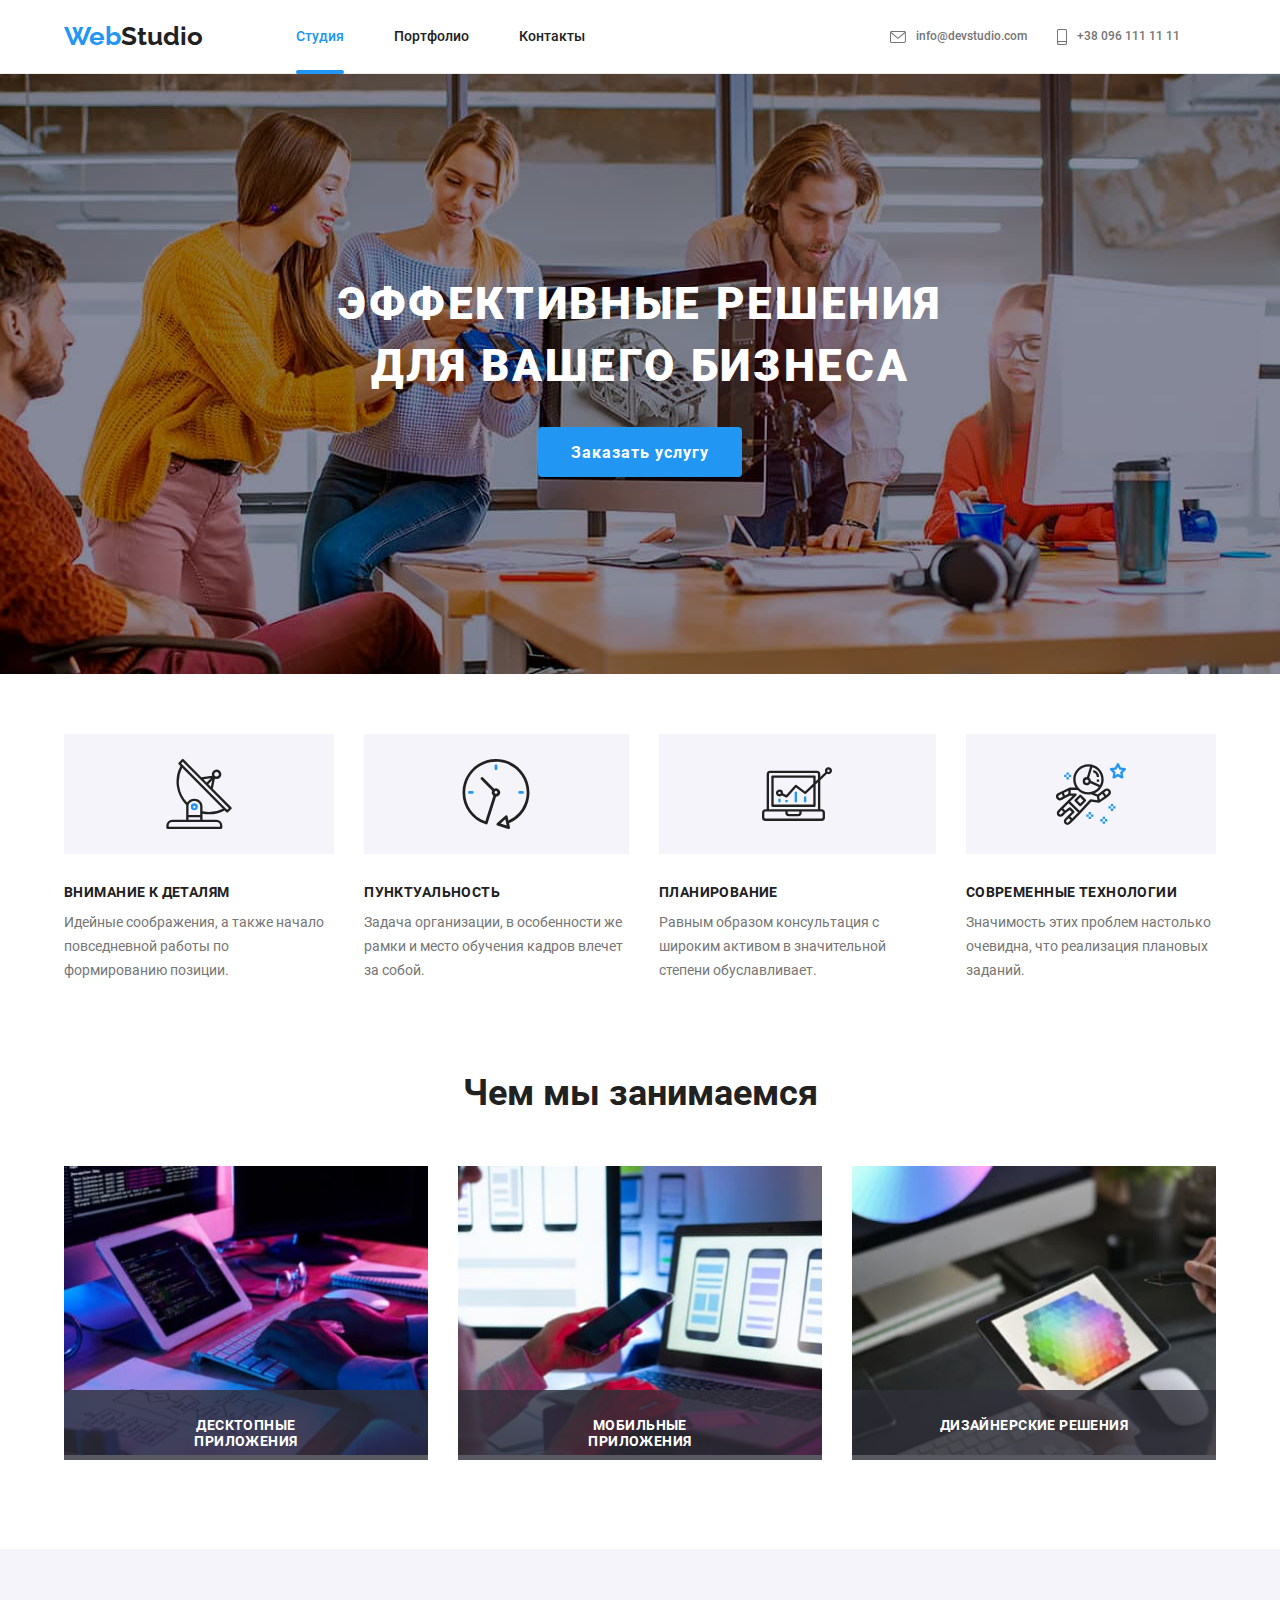
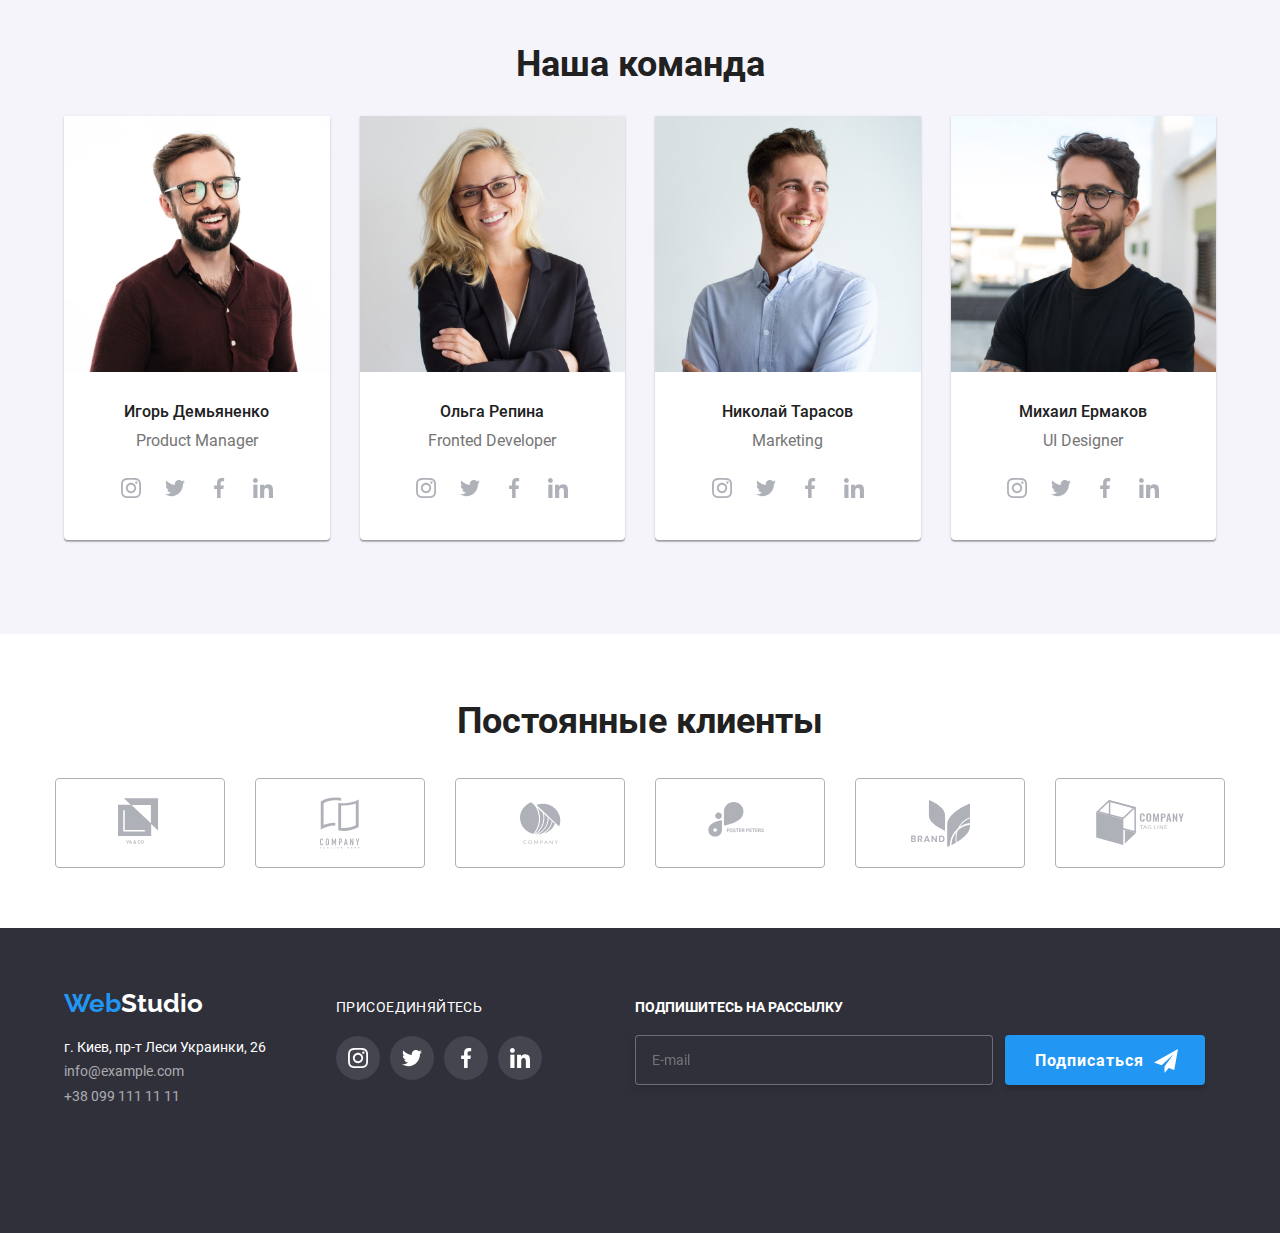
<file: index.html>
<!DOCTYPE html>
<html lang="ru">
  <head>
    <meta charset="UTF-8" />
    <meta name="viewport" content="width=device-width, initial-scale=1.0" />
    <title>WebStudio</title>
    <link rel="stylesheet" href="./css/main.min.css"/>
  </head>
  <body class="page">
      <!-- Page Header -->
      <header class="page__header" data-contact>
        <!-- Navigation -->
        <div class="container">
              <nav class="navigation">
                <a href="./" class="webstudio">
                  <p class="webstudio__text">
                    <span class="webstudio__web-color">Web</span><span class="webstudio__studio-color">Studio</span>
                  </p>
                </a>
                
                <button type="button" 
                class="menu__button" 
                aria-expanded="false" 
                aria-controls="menu__container"
                data-menu-button>
                  <svg class="menu__burger" aria-label="Переключатель мобильного меню">
                    <use class="icon__close" href="./img/burger-menu.svg#icon-close_24px"></use>
                    <use class="icon__menu " href="./img/burger-menu.svg#icon-menu_24px"></use>
                  </svg>
                </button>
                
                <div class="menu__container" id="menu__container" data-menu>
                  
                  <!-- Menu -->
                  <ul class="menu">
                    <li class="menu__item"><a href="./index.html" class="menu__link link current">Студия</a></li>
                    <li class="menu__item"><a href="./portfolio.html" class="menu__link link">Портфолио</a></li>
                    <li class="menu__item"><a href="/" class="menu__link link">Контакты</a></li>
                  </ul>

                  <!-- Contacts  -->
                  <ul class="contacts">
                   <li class="contacts__item">
                      <a href="mailto:info@devstudio.com" class="contacts__link link">
                        <svg class="contacts__icon icon--envelope">
                          <use href="./img/sprite.svg#icon-envelope"></use>
                       </svg>
                        info@devstudio.com
                      </a>
                    </li>
                    <li class="contacts__item">
                     <a href="callto:+380961111111" class="contacts__link link">
                        <svg class="contacts__icon icon--smartphone">
                         <use href="./img/sprite.svg#icon-smartphone"></use>
                        </svg>
                        +38 096 111 11 11
                      </a>
                    </li>
                  </ul>
                </div>
              </nav> 
        </div> 
      </header>

    <main>
      <!-- Block Hero -->
      <section class="hero">
          <div class="hero__overlay">
                <h1 class="hero__title">
                  Эффективные решения <br />
                  для вашего бизнеса
                </h1>
                <div class="hero__button">
                  <button class="button hero--button" data-modal-open>Заказать услугу</button>
                </div>
        </div>
           
      </section>

      <!-- Work Features -->
      <section class="feauters">
        <div class="container"> 
          <!-- <h2 class="features">Особенности</h2> -->
          <ul class="features__list list">
            <li class="feature__item feature__item--antenna">
                <h3 class="feature__name">Внимание к деталям</h3>
                <p class="feature__text">
                  Идейные соображения, а также начало повседневной работы по
                  формированию позиции.
                </p>
            </li>

            <li class="feature__item feature__item--clock">
                <h3 class="feature__name">Пунктуальность</h3>
                <p class="feature__text">
                    Задача организации, в особенности же рамки и место обучения кадров
                    влечет за собой.
                </p>
            </li>

            <li class="feature__item feature__item--diagram">
                <h3 class="feature__name">Планирование</h3>
                <p class="feature__text">
                  Равным образом консультация с широким активом в значительной
                  степени обуславливает.
                </p>
            </li>

            <li class="feature__item feature__item--astronaut">
                <h3 class="feature__name">Современные технологии</h3>
                <p class="feature__text">
                  Значимость этих проблем настолько очевидна, что реализация
                  плановых заданий.
                </p>
            </li>
          </ul>
        </div>
      </section>

      <!-- What We Do -->
      <section class="doings">
          <div class="container">
            <h2 class="doings__title">Чем мы занимаемся</h2>
            <ul class="doings__list list">
              <li class="doings__item">
                <div class="doings__thumb relative">
                  <img class="img" src="./img/feature-laptop.jpg" srcset="./img/feature-laptop.jpg 1x, ./img/feature-laptop@2x.jpg 2x" alt="laptop"/>
                  <p class="doings__text absolute">Десктопные приложения</p>
                </div>
              </li>

              <li class="doings__item">
                <div class="doings__thumb relative">
                  <img class="img" src="./img/feature-phone.jpg" srcset="./img/feature-phone.jpg 1x, ./img/feature-phone@2x.jpg 2x" alt="smartphone"/>
                  <p class="doings__text absolute">Мобильные приложения</p>
                </div>
              </li>

              <li class="doings__item">
                <div class="doings__thumb relative">
                  <img class="img" src="./img/feature-tablet.jpg" srcset="./img/feature-tablet.jpg 1x, ./img/feature-tablet@2x.jpg 2x" alt="tablet"/>
                  <p class="doings__text absolute">Дизайнерские решения</p>
                </div>  
              </li>
            </ul>
        </div>
      </section>

      <!-- Our Team -->
      <section class="team">
            <div class="container">
                <h2 class="team__title">Наша команда</h2>
                <ul class="team__list list">
                  <li class="team__item">
                    <img src="./img/member1.jpg" alt="Product Designer" srcset="./img/member1.jpg 1x, ./img/member1@2x.jpg 2x" width="450"/>
                    <h3 class="team__member">Игорь Демьяненко</h3>
                    <p class="team__text">Product Manager</p>
                    <ul class="icon-list list">
                      <li class="icon__item">
                        <a class="icon__link" href="https://instagram.com"> 
                          <svg class="social__icon">
                            <use href="./img/sprite.svg#icon-instagram"></use>
                          </svg>
                        </a>
                      </li>
                      <li class="icon__item">
                        <a class="icon__link" href="https://twitter.com">
                          <svg class="social__icon">
                            <use href="./img/sprite.svg#icon-twitter"></use>
                          </svg>
                        </a>
                      </li>
                      <li class="icon__item">
                        <a class="icon__link" href="https://facebook.com">
                          <svg class="social__icon">
                            <use href="./img/sprite.svg#icon-facebook"></use>
                          </svg>
                        </a>
                      </li>
                      <li class="icon__item">
                        <a class="icon__link" href="https://linkedin">
                          <svg class="social__icon">
                            <use href="./img/sprite.svg#icon-linkedin"></use>
                          </svg>
                        </a>
                      </li>
                    </ul>
                  </li>

                  <li class="team__item">
                    <img src="./img/member2.jpg" alt="Frontend Developer" srcset="./img/member2.jpg 1x, ./img/member2@2x.jpg 2x" width="450"/>
                    <h3 class="team__member">Ольга Репина</h3>
                    <p class="team__text">Fronted Developer</p>
                    <ul class="icon-list list">
                      <li class="icon__item">
                        <a class="icon__link" href="https://instagram.com"> 
                          <svg class="social__icon">
                            <use href="./img/sprite.svg#icon-instagram"></use>
                          </svg>
                        </a>
                      </li>
                      <li class="icon__item">
                        <a class="icon__link" href="https://twitter.com">
                          <svg class="social__icon">
                            <use href="./img/sprite.svg#icon-twitter"></use>
                          </svg>
                        </a>
                      </li>
                      <li class="icon__item">
                        <a class="icon__link" href="https://facebook.com">
                          <svg class="social__icon">
                            <use href="./img/sprite.svg#icon-facebook"></use>
                          </svg>
                        </a>
                      </li>
                      <li class="icon__item">
                        <a class="icon__link" href="https://linkedin">
                          <svg class="social__icon">
                            <use href="./img/sprite.svg#icon-linkedin"></use>
                          </svg>
                        </a>
                      </li>
                    </ul>
                  </li>

                  <li class="team__item">
                    <img src="./img/member3.jpg" alt="Marketing" srcset="./img/member3.jpg 1x, ./img/member3@2x.jpg 2x" width="450"/>
                    <h3 class="team__member">Николай Тарасов</h3>
                    <p class="team__text">Marketing</p>
                    <ul class="icon-list list">
                      <li class="icon__item">
                        <a class="icon__link" href="https://instagram.com"> 
                          <svg class="social__icon">
                            <use href="./img/sprite.svg#icon-instagram"></use>
                          </svg>
                        </a>
                      </li>
                      <li class="icon__item">
                        <a class="icon__link" href="https://twitter.com">
                          <svg class="social__icon">
                            <use href="./img/sprite.svg#icon-twitter"></use>
                          </svg>
                        </a>
                      </li>
                      <li class="icon__item">
                        <a class="icon__link" href="https://facebook.com">
                          <svg class="social__icon">
                            <use href="./img/sprite.svg#icon-facebook"></use>
                          </svg>
                        </a>
                      </li>
                      <li class="icon__item">
                        <a class="icon__link" href="https://linkedin">
                          <svg class="social__icon">
                            <use href="./img/sprite.svg#icon-linkedin"></use>
                          </svg>
                        </a>
                      </li>
                    </ul>
                  </li>

                  <li class="team__item">
                      <img src="./img/member4.jpg" alt="UI Designer" srcset="./img/member4.jpg 1x, ./img/member4@2x.jpg 2x" width="450"/>
                      <h3 class="team__member">Михаил Ермаков</h3>
                      <p class="team__text">UI Designer</p>
                      <ul class="icon-list list">
                          <li class="icon__item">
                            <a class="icon__link" href="https://instagram.com"> 
                              <svg class="social__icon">
                                <use href="./img/sprite.svg#icon-instagram"></use>
                              </svg>
                            </a>
                          </li>
                          <li class="icon__item">
                            <a class="icon__link" href="https://twitter.com">
                              <svg class="social__icon">
                                <use href="./img/sprite.svg#icon-twitter"></use>
                              </svg>
                            </a>
                          </li>
                          <li class="icon__item">
                            <a class="icon__link" href="https://facebook.com">
                              <svg class="social__icon">
                                <use href="./img/sprite.svg#icon-facebook"></use>
                              </svg>
                            </a>
                          </li>
                          <li class="icon__item">
                            <a class="icon__link" href="https://linkedin">
                              <svg class="social__icon">
                                <use href="./img/sprite.svg#icon-linkedin"></use>
                              </svg>
                            </a>
                          </li>
                      </ul>
                  </li>
                </ul> 
          </div>

      </section>

      <!-- Loyal Clients -->
      <section class="clients">
            <div class="container"> 
              <h2 class="clients__title">Постоянные клиенты</h2>
              <ul class="clients__list list">

                <li class="clients__item">
                  <a class="clients__link" href="/">
                    <svg class="clients__icon clients__icon--one">
                      <use href="./img/sprite.svg#icon-company1"></use>
                    </svg>
                  </a>
                </li>

                <li class="clients__item">
                  <a class="clients__link" href="/">
                    <svg class="clients__icon clients__icon--two">
                      <use href="./img/sprite.svg#icon-company2"></use>
                    </svg>
                  </a>
                </li>
                
                <li class="clients__item">
                  <a class="clients__link" href="/">
                    <svg class="clients__icon clients__icon--three">
                      <use href="./img/sprite.svg#icon-company3"></use>
                    </svg>
                  </a>
                </li>

                <li class="clients__item">
                  <a class="clients__link" href="/">
                    <svg class="clients__icon clients__icon--four">
                      <use href="./img/sprite.svg#icon-company4"></use>
                    </svg>
                  </a>
                </li>

                <li class="clients__item">
                  <a class="clients__link" href="/">
                    <svg class="clients__icon clients__icon--five">
                      <use href="./img/sprite.svg#icon-company5"></use>
                    </svg>
                  </a>
                </li>

                <li class="clients__item">
                  <a class="clients__link" href="/">
                    <svg class="clients__icon clients__icon--six">
                      <use href="./img/sprite.svg#icon-company6"></use>
                    </svg>
                  </a>
                </li>
              </ul>
            </div>
      </section>
    </main>

    <!-- Page Footer -->
      <footer class="page__footer">
        <div class="container footer--container">
            <div class="address">
              <!-- Logo -->
                <a href="/" class="webstudio webstudio--footer">
                  <p class="webstudio__text"> 
                    <span class="webstudio__web-color">Web</span><span class="webstudio__studio-color studio--footer">Studio</span>
                  </p> 
                </a>
                <!-- Address -->
                <address class="address__points">
                    <p class="address__map">г. Киев, пр-т Леси Украинки, 26</p> 
                    <a href="mailto:info@example.com" class="address__link link">info@example.com</a> 
                    <a href="tel:+380991111111" class="address__link link">+38 099 111 11 11</a> 
                </address>
            </div>

            <div class="join">
              <p class="join__title">Присоединяйтесь</p>
              <ul class="join__list list">
                <li class="join__item">
                  <a class="join__link" href="https://instagram.com">
                    <svg class="join__icon">
                      <use href="./img/sprite.svg#icon-instagram"></use>
                    </svg>
                  </a>
                </li>
                <li class="join__item">
                  <a class="join__link" href="https://twitter.com">
                    <svg class="join__icon">
                      <use href="./img/sprite.svg#icon-twitter"></use>
                    </svg>
                  </a>
                </li>
                <li class="join__item">
                  <a class="join__link" href="https://facebook.com">
                    <svg class="join__icon">
                      <use href="./img/sprite.svg#icon-facebook"></use>
                    </svg>
                  </a>
                </li>
                <li class="join__item">
                  <a class="join__link" href="https://linkedin">
                    <svg class="join__icon">
                      <use href="./img/sprite.svg#icon-linkedin"></use>
                    </svg>
                  </a>
                </li>
              </ul>
            </div>

          
            <div class="signup">
              <b class="signup__title"> Подпишитесь на рассылку </b>  
               <form class="signup__form"> 
                  <input class="signup__email" type="email" name="email" id="email-footer" placeholder="E-mail">
                  <button class="button signup--button relative" type="button">Подписаться
                      <svg class="signup__icon absolute">
                        <use href="./img/signup-icon.svg#icon-icon-send"></use>
                      </svg>
                  </button>
              </form>
            </div>
        </div>   
      </footer>

    <!-- Modal Window -->
      <div class="backdrop is-hidden" data-modal>
        <div class="modal absolute">
          <button type="submit" class="modal__button" data-modal-close>
            <svg class="modal__close" >
              <use href="./img/close-button.svg#icon-Vector"></use>
            </svg>
          </button>

          <p class="modal__text">Оставьте свои данные, мы вам перезвоним</p>

          <form autocomplete="off" class="form" action="/" method="post" >
            
            <label class="form__label" for="name">Имя</label>  
              <div class="relative">
                <input class="form__input" type="text" name="name" id="name" autocomplete="off" />
                  <svg class="form__icon absolute">
                   <use href="./img/sprite-modal.svg#icon-name"></use>
                    </svg>
              </div>  
             
            <label class="form__label" for="telephone">Телефон </label>
              <div class="relative">
                <input class="form__input" type="tel" name="telephone" id="telephone" autocomplete="off"/>
                  <svg class="form__icon absolute">
                    <use href="./img/sprite-modal.svg#icon-tel"></use>
                  </svg>
              </div>
           
            <label class="form__label" for="email">Почта</label>
              <div class="relative">
                <input class="form__input" type="email" name="email" id="email" autocomplete="off"/>
                  <svg class="form__icon absolute">
                    <use href="./img/sprite-modal.svg#icon-mail"></use>
                  </svg>
              </div>
        
            <label class="form__label" for="comment">Комментарий</label>
            <textarea name="comment" id="comment" rows="5" cols="45" placeholder=" Оставьте комментарий" autocomplete="off"></textarea>
           
           
            
            <div class="policy">
              <input class="checkbox" type="checkbox" id="checkbox"/>
              <label class="policy__checkbox checkbox--custom" for="checkbox">Соглашаюсь с рассылкой и принимаю <a href="./" class="checkbox__link">Условия договора</a></label>
            </div>

            <div class="form__button">
              <button type="submit" class="button sent--modal">Отправить</button>
            </div>
          </form>
        </div>
      </div> 
    
    <script src="./js/script.js"></script>
    <script src="./js/menu.js"></script>
  </body>
</html>
</file>
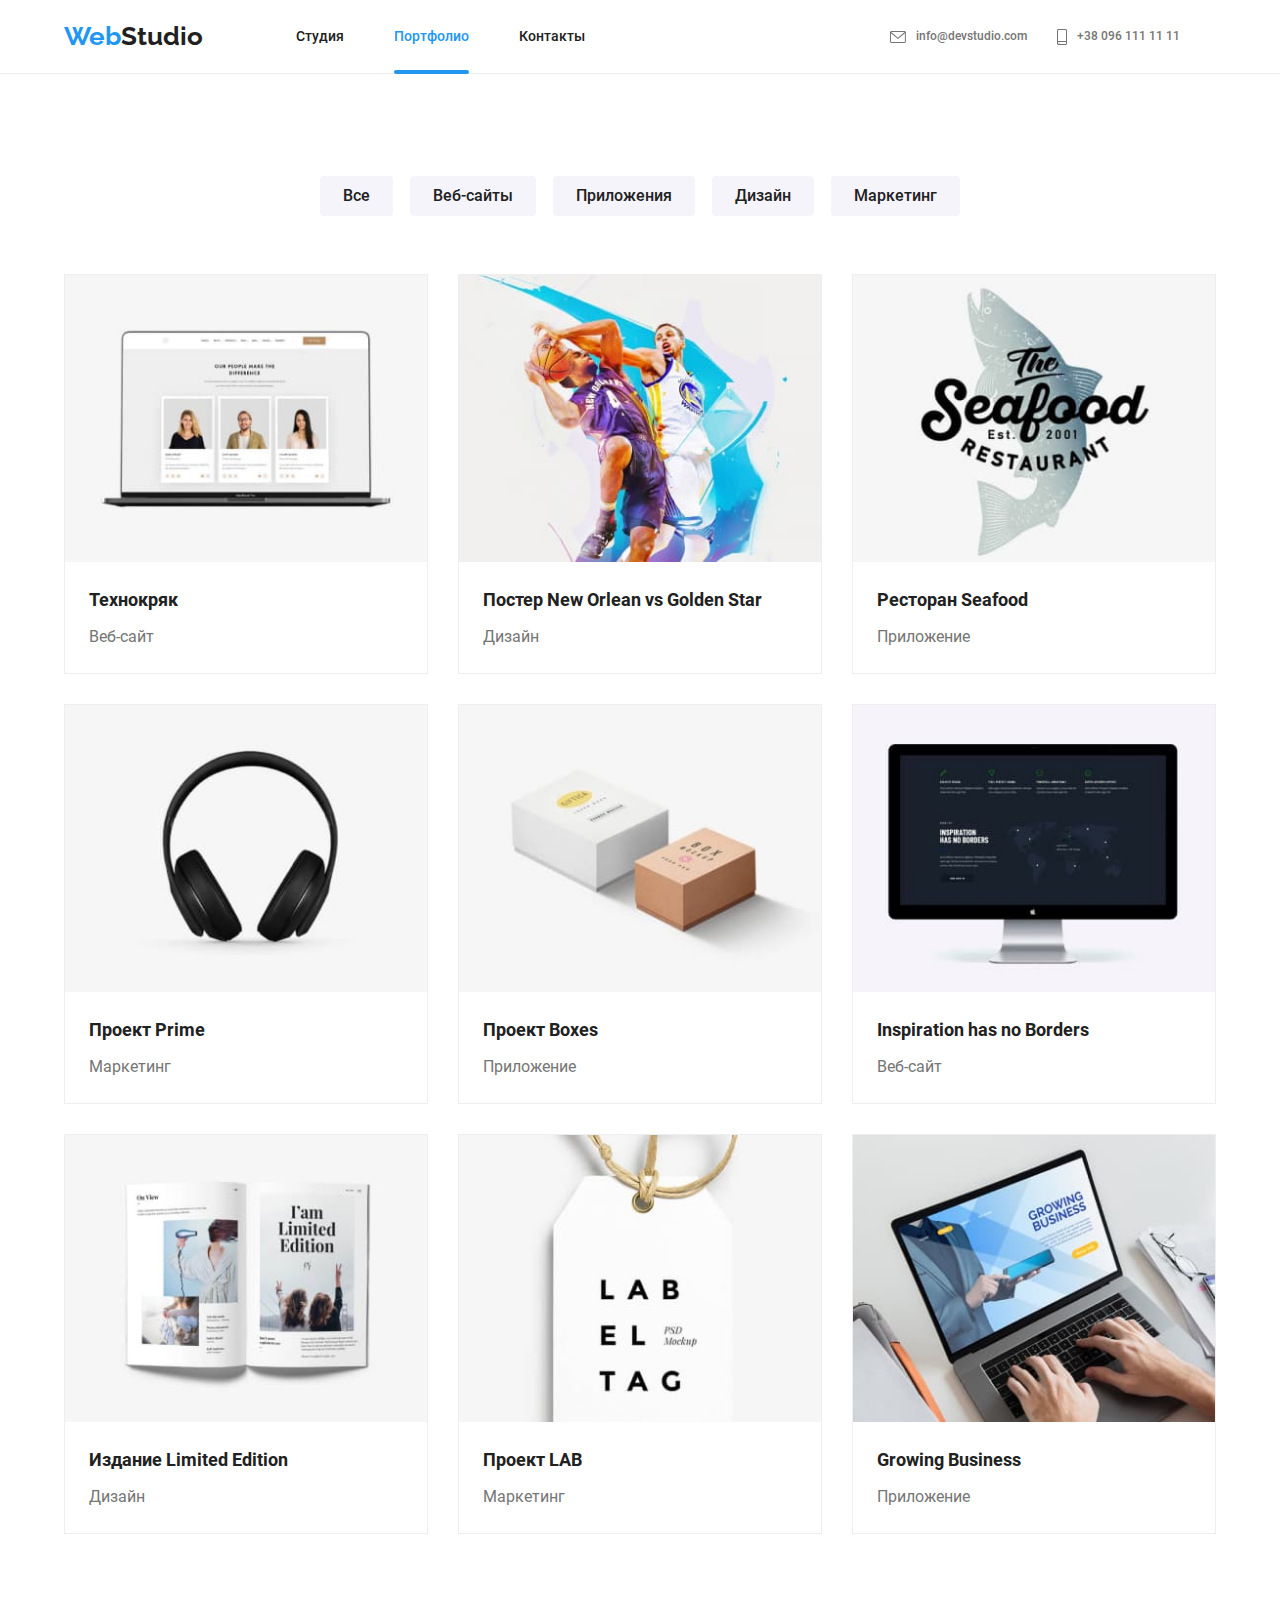
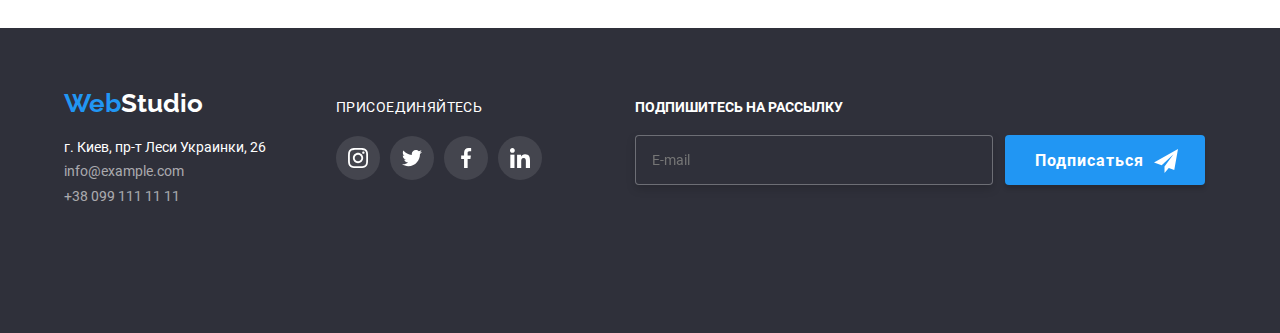
<file: portfolio.html>
<!DOCTYPE html>
<html lang="ru">
  <head>
    <meta charset="UTF-8" />
    <meta name="viewport" content="width=device-width, initial-scale=1.0" />
    <title>Portfolio</title>
    <!-- <link href="https://fonts.googleapis.com/css2?family=Raleway:wght@700&family=Roboto:wght@400;500;700;900&display=swap" rel="stylesheet"> -->
    <link rel="stylesheet" href="./css/main.min.css"/>
  </head>
  <body>
      <!-- Page Header -->
      <header class="page__header">
        <!-- Navigation -->
        <div class="container">
              <nav class="navigation">
                <a href="./" class="webstudio">
                  <p class="webstudio__text">
                    <span class="webstudio__web-color">Web</span><span class="webstudio__studio-color">Studio</span>
                  </p>
                </a>
                
                <button type="button" 
                class="menu__button" 
                aria-expanded="false" 
                aria-controls="menu__container"
                data-menu-button>
                  <svg class="menu__burger" aria-label="Переключатель мобильного меню">
                    <use class="icon__close" href="./img/burger-menu.svg#icon-close_24px"></use>
                    <use class="icon__menu " href="./img/burger-menu.svg#icon-menu_24px"></use>
                  </svg>
                </button>
                
                <div class="menu__container" id="menu__container" data-menu>
                  
                  <ul class="menu">
                    <li class="menu__item"><a href="./index.html" class="menu__link link">Студия</a></li>
                    <li class="menu__item"><a href="./portfolio.html" class="menu__link link current">Портфолио</a></li>
                    <li class="menu__item"><a href="/" class="menu__link link">Контакты</a></li>
                  </ul>

                  <!-- Contacts  -->
                  <ul class="contacts">
                   <li class="contacts__item">
                      <a href="mailto:info@devstudio.com" class="contacts__link link">
                        <svg class="contacts__icon icon--envelope">
                          <use href="./img/sprite.svg#icon-envelope"></use>
                       </svg>
                        info@devstudio.com
                      </a>
                    </li>
                    <li class="contacts__item">
                     <a href="callto:+380961111111" class="contacts__link link">
                        <svg class="contacts__icon icon--smartphone">
                         <use href="./img/sprite.svg#icon-smartphone"></use>
                        </svg>
                        +38 096 111 11 11
                      </a>
                    </li>
                  </ul>
                </div>
              </nav> 
        </div> 
      </header>

    <!-- Main Section -->
    <main>

        <!-- <h1 class="examples-title">Work Examples</h1> -->
        <div class="container buttons--container flexbox">
            <!-- Buttons -->
            <ul class="buttons__list list">
                <li class="buttons__item"> <button type="button" class="button button--portfolio">Все</button> </li>
                <li class="buttons__item"> <button type="button" class="button button--portfolio">Веб-сайты</button> </li>
                <li class="buttons__item"> <button type="button" class="button button--portfolio">Приложения</button> </li>
                <li class="buttons__item"> <button type="button" class="button button--portfolio">Дизайн</button> </li>
                <li class="buttons__item"> <button type="button" class="button button--portfolio">Маркетинг</button> </li>
            </ul>
        </div>

        <!-- Examples -->
        <div class="container examples flexbox">
            <ul class="grid list">
                <li class="grid__item">
                  <div class="product">
                    <a href="/" class="product__link">
                        <div class="product__thumb relative">
                          <img class="img" src="./img/technocrack.jpg" srcset="./img/technocrack.jpg 1x, ./img/technocrack@2x.jpg 2x" alt="laptop"  width="450"/>
                          <p class="product__text absolute">Технокряк это современная площадка распространения коронавируса. Компании используют эту платформу для цифрового шпионажа и атак на защищённые сервера конкурентов</p>
                        </div>
                        <div class="product__textbox">
                          <h2 class="product__title">Технокряк</h2>
                          <p class="product__form">Веб-сайт</p>
                        </div>
                    </a>
                  </div>  
                </li>
                <li class="grid__item">
                  <div class="product">
                    <a href="/" class="product__link">
                      <div class="product__thumb relative">
                        <img class="img" src="./img/basketball.jpg" srcset="./img/basketball.jpg 1x, ./img/basketball@2x.jpg 2x" alt="people-playing-basketball" width="450"/>
                        <p class="product__text absolute">Технокряк это современная площадка распространения коронавируса. Компании используют эту платформу для цифрового шпионажа и атак на защищённые сервера конкурентов</p>
                      </div>
                      <div class="product__textbox"> 
                        <h2 class="product__title">Постер New Orlean vs Golden Star</h2>
                        <p class="product__form">Дизайн</p>
                      </div>   
                    </a>
                  </div>
                </li>
                <li class="grid__item">
                  <div class="product">
                    <a href="/" class="product__link">
                      <div class="product__thumb relative">
                        <img class="img" src="./img/seafood.jpg" srcset="./img/seafood.jpg 1x, ./img/seafood@2x.jpg 2x" alt="restaurant-logo" width="450"/>
                        <p class="product__text absolute">Технокряк это современная площадка распространения коронавируса. Компании используют эту платформу для цифрового шпионажа и атак на защищённые сервера конкурентов</p>
                      </div>
                      <div class="product__textbox">
                        <h2 class="product__title">Ресторан Seafood</h2>
                        <p class="product__form">Приложение</p>
                      </div>  
                    </a>
                  </div>  
                </li>
                <li class="grid__item">
                  <div class="product">
                    <a href="/" class="product__link">
                      <div class="product__thumb relative">
                        <img class="img" src="./img/headphones.jpg" srcset="./img/headphones.jpg 1x, ./img/headphones@2x.jpg 2x" alt="headphones" width="450"/>
                        <p class="product__text absolute">Технокряк это современная площадка распространения коронавируса. Компании используют эту платформу для цифрового шпионажа и атак на защищённые сервера конкурентов</p>
                      </div>
                      <div class="product__textbox">
                        <h2 class="product__title">Проект Prime</h2>
                        <p class="product__form">Маркетинг</p>
                      </div>  
                    </a>
                  </div>  
                </li>
                <li class="grid__item">
                  <div class="product">
                    <a href="/" class="product__link">
                      <div class="product__thumb relative">
                        <img class="img" src="./img/boxes.jpg" srcset="./img/boxes.jpg 1x, ./img/boxes@2x.jpg 2x" alt="two-boxes" width="450"/>
                        <p class="product__text absolute">Технокряк это современная площадка распространения коронавируса. Компании используют эту платформу для цифрового шпионажа и атак на защищённые сервера конкурентов</p>
                      </div>
                      <div class="product__textbox">
                        <h2 class="product__title">Проект Boxes</h2>
                        <p class="product__form">Приложение</p>
                      </div>  
                    </a>
                  </div>  
                </li>
                <li class="grid__item">
                  <div class="product">
                    <a href="/" class="product__link">
                      <div class="product__thumb relative">
                        <img class="img" src="./img/monitor.jpg" srcset="./img/monitor.jpg 1x, ./img/monitor@2x.jpg 2x" alt="monitor" width="450"/>
                        <p class="product__text absolute">Технокряк это современная площадка распространения коронавируса. Компании используют эту платформу для цифрового шпионажа и атак на защищённые сервера конкурентов</p>
                      </div>
                      <div class="product__textbox">  
                        <h2 class="product__title">Inspiration has no Borders</h2>
                        <p class="product__form">Веб-сайт</p>
                      </div>  
                    </a>
                  </div>  
                </li>
                <li class="grid__item">
                  <div class="product">
                    <a href="/" class="product__link">
                      <div class="product__thumb relative">
                        <img class="img" src="./img/magazine.jpg" srcset="./img/magazine.jpg 1x, ./img/magazine@2x.jpg 2x" alt="magazine" width="450"/>
                        <p class="product__text absolute">Технокряк это современная площадка распространения коронавируса. Компании используют эту платформу для цифрового шпионажа и атак на защищённые сервера конкурентов</p>
                      </div>  
                      <div class="product__textbox">
                        <h2 class="product__title">Издание Limited Edition</h2>
                        <p class="product__form">Дизайн</p>
                      </div>
                    </a>
                  </div>  
                </li>
                <li class="grid__item">
                  <div class="product">
                    <a href="/" class="product__link">
                      <div class="product__thumb relative">
                        <img class="img" src="./img/label.jpg" srcset="./img/label.jpg 1x, ./img/label@2x.jpg 2x" alt="label-tag" width="450"/>
                        <p class="product__text absolute">Технокряк это современная площадка распространения коронавируса. Компании используют эту платформу для цифрового шпионажа и атак на защищённые сервера конкурентов</p>
                       </div> 
                       <div class="product__textbox">
                        <h2 class="product__title">Проект LAB</h2>
                        <p class="product__form">Маркетинг</p>
                       </div> 
                    </a>
                  </div>  
                </li>
                <li class="grid__item">
                  <div class="product">
                    <a href="/" class="product__link">
                      <div class="product__thumb relative">
                        <img class="img" src="./img/business.jpg" srcset="./img/business.jpg 1x, ./img/business@2x.jpg 2x" alt="business-on-laptop" width="450"/>
                        <p class="product__text absolute">Технокряк это современная площадка распространения коронавируса. Компании используют эту платформу для цифрового шпионажа и атак на защищённые сервера конкурентов</p>
                      </div>  
                      <div class="product__textbox">
                        <h2 class="product__title">Growing Business</h2>
                        <p class="product__form">Приложение</p>
                      </div> 
                    </a>
                  </div>  
                </li>
            </ul>
        </div>    
    </main>

    <!-- Page Footer -->
    <footer class="page__footer">
      <div class="container footer--container">
          <div class="address">
            <!-- Logo -->
              <a href="/" class="webstudio webstudio--footer">
                <p class="webstudio__text"> 
                  <span class="webstudio__web-color">Web</span><span class="webstudio__studio-color studio--footer">Studio</span>
                </p> 
              </a>
              <!-- Address -->
              <address class="address__points">
                  <p class="address__map">г. Киев, пр-т Леси Украинки, 26</p> 
                  <a href="mailto:info@example.com" class="address__link link">info@example.com</a> 
                  <a href="tel:+380991111111" class="address__link link">+38 099 111 11 11</a> 
              </address>
          </div>

          <div class="join">
            <p class="join__title">Присоединяйтесь</p>
            <ul class="join__list list">
              <li class="join__item">
                <a class="join__link" href="https://instagram.com">
                  <svg class="join__icon">
                    <use href="./img/sprite.svg#icon-instagram"></use>
                  </svg>
                </a>
              </li>
              <li class="join__item">
                <a class="join__link" href="https://twitter.com">
                  <svg class="join__icon">
                    <use href="./img/sprite.svg#icon-twitter"></use>
                  </svg>
                </a>
              </li>
              <li class="join__item">
                <a class="join__link" href="https://facebook.com">
                  <svg class="join__icon">
                    <use href="./img/sprite.svg#icon-facebook"></use>
                  </svg>
                </a>
              </li>
              <li class="join__item">
                <a class="join__link" href="https://linkedin">
                  <svg class="join__icon">
                    <use href="./img/sprite.svg#icon-linkedin"></use>
                  </svg>
                </a>
              </li>
            </ul>
          </div>

        
          <div class="signup">
            <b class="signup__title"> Подпишитесь на рассылку </b>  
             <form class="signup__form"> 
                <input class="signup__email" type="email" name="email" id="email-footer" placeholder="E-mail">
                <button class="button signup--button relative" type="button">Подписаться
                    <svg class="signup__icon absolute">
                      <use href="./img/signup-icon.svg#icon-icon-send"></use>
                    </svg>
                </button>
            </form>
          </div>
      </div>   
    </footer>
    
    <script src="./js/script.js"></script>
    <script src="./js/menu.js"></script>
  </body>
</html>
</file>
<file: css/main.min.css>
/*! normalize.css v8.0.1 | MIT License | github.com/necolas/normalize.css */html{line-height:1.15;-webkit-text-size-adjust:100%}body{margin:0}main{display:block}h1{font-size:2em;margin:0.67em 0}hr{-webkit-box-sizing:content-box;box-sizing:content-box;height:0;overflow:visible}pre{font-family:monospace, monospace;font-size:1em}a{background-color:transparent}abbr[title]{border-bottom:none;text-decoration:underline;-webkit-text-decoration:underline dotted;text-decoration:underline dotted}b,strong{font-weight:bolder}code,kbd,samp{font-family:monospace, monospace;font-size:1em}small{font-size:80%}sub,sup{font-size:75%;line-height:0;position:relative;vertical-align:baseline}sub{bottom:-0.25em}sup{top:-0.5em}img{border-style:none}button,input,optgroup,select,textarea{font-family:inherit;font-size:100%;line-height:1.15;margin:0}button,input{overflow:visible}button,select{text-transform:none}button,[type="button"],[type="reset"],[type="submit"]{-webkit-appearance:button}button::-moz-focus-inner,[type="button"]::-moz-focus-inner,[type="reset"]::-moz-focus-inner,[type="submit"]::-moz-focus-inner{border-style:none;padding:0}button:-moz-focusring,[type="button"]:-moz-focusring,[type="reset"]:-moz-focusring,[type="submit"]:-moz-focusring{outline:1px dotted ButtonText}fieldset{padding:0.35em 0.75em 0.625em}legend{-webkit-box-sizing:border-box;box-sizing:border-box;color:inherit;display:table;max-width:100%;padding:0;white-space:normal}progress{vertical-align:baseline}textarea{overflow:auto}[type="checkbox"],[type="radio"]{-webkit-box-sizing:border-box;box-sizing:border-box;padding:0}[type="number"]::-webkit-inner-spin-button,[type="number"]::-webkit-outer-spin-button{height:auto}[type="search"]{-webkit-appearance:textfield;outline-offset:-2px}[type="search"]::-webkit-search-decoration{-webkit-appearance:none}::-webkit-file-upload-button{-webkit-appearance:button;font:inherit}details{display:block}summary{display:list-item}template{display:none}[hidden]{display:none}html{-webkit-box-sizing:border-box;box-sizing:border-box}*,*::before,*::after{-webkit-box-sizing:border-box;box-sizing:border-box}body{background-color:#fff;font-family:Roboto,sans-serif;font-size:14px;font-style:normal;font-weight:400;color:#212121}img{display:block;max-width:100%;height:auto}.link{text-decoration:none;font-style:normal}.list{list-style-type:none}.button{color:#fff;background-color:#2196F3;text-decoration:none}.relative{position:relative}.absolute{position:absolute}@media screen and (min-width: 768px){.flexbox{display:-webkit-box;display:-ms-flexbox;display:flex}}.container{margin-left:auto;margin-right:auto;width:100%;padding:0 15px}@media screen and (min-width: 480px){.container{width:462px}}@media screen and (min-width: 768px){.container{width:750px}}@media screen and (min-width: 1200px){.container{width:1182px}}@font-face{font-family:'Roboto';font-style:normal;font-weight:400;src:url("../fonts/roboto-v20-latin_cyrillic-regular.eot");src:local("Roboto"),local("Roboto-Regular"),url("../fonts/roboto-v20-latin_cyrillic-regular.eot?#iefix") format("embedded-opentype"),url("../fonts/roboto-v20-latin_cyrillic-regular.woff2") format("woff2"),url("../fonts/roboto-v20-latin_cyrillic-regular.woff") format("woff"),url("../fonts/roboto-v20-latin_cyrillic-regular.ttf") format("truetype"),url("../fonts/roboto-v20-latin_cyrillic-regular.svg#Roboto") format("svg")}@font-face{font-family:'Roboto';font-style:normal;font-weight:500;src:url("../fonts/roboto-v20-latin_cyrillic-500.eot");src:local("Roboto Medium"),local("Roboto-Medium"),url("../fonts/roboto-v20-latin_cyrillic-500.eot?#iefix") format("embedded-opentype"),url("../fonts/roboto-v20-latin_cyrillic-500.woff2") format("woff2"),url("../fonts/roboto-v20-latin_cyrillic-500.woff") format("woff"),url("../fonts/roboto-v20-latin_cyrillic-500.ttf") format("truetype"),url("../fonts/roboto-v20-latin_cyrillic-500.svg#Roboto") format("svg")}@font-face{font-family:'Roboto';font-style:normal;font-weight:700;src:url("../fonts/roboto-v20-latin_cyrillic-700.eot");src:local("Roboto Bold"),local("Roboto-Bold"),url("../fonts/roboto-v20-latin_cyrillic-700.eot?#iefix") format("embedded-opentype"),url("../fonts/roboto-v20-latin_cyrillic-700.woff2") format("woff2"),url("../fonts/roboto-v20-latin_cyrillic-700.woff") format("woff"),url("../fonts/roboto-v20-latin_cyrillic-700.ttf") format("truetype"),url("../fonts/roboto-v20-latin_cyrillic-700.svg#Roboto") format("svg")}@font-face{font-family:'Roboto';font-style:normal;font-weight:900;src:url("../fonts/roboto-v20-latin_cyrillic-900.eot");src:local("Roboto Black"),local("Roboto-Black"),url("../fonts/roboto-v20-latin_cyrillic-900.eot?#iefix") format("embedded-opentype"),url("../fonts/roboto-v20-latin_cyrillic-900.woff2") format("woff2"),url("../fonts/roboto-v20-latin_cyrillic-900.woff") format("woff"),url("../fonts/roboto-v20-latin_cyrillic-900.ttf") format("truetype"),url("../fonts/roboto-v20-latin_cyrillic-900.svg#Roboto") format("svg")}@font-face{font-family:'Raleway';font-style:normal;font-weight:400;src:url("../fonts/raleway-v17-latin_cyrillic-regular.eot");src:local(""),url("../fonts/raleway-v17-latin_cyrillic-regular.eot?#iefix") format("embedded-opentype"),url("../fonts/raleway-v17-latin_cyrillic-regular.woff2") format("woff2"),url("../fonts/raleway-v17-latin_cyrillic-regular.woff") format("woff"),url("../fonts/raleway-v17-latin_cyrillic-regular.ttf") format("truetype"),url("../fonts/raleway-v17-latin_cyrillic-regular.svg#Raleway") format("svg")}@font-face{font-family:'Raleway';font-style:normal;font-weight:700;src:url("../fonts/raleway-v17-latin_cyrillic-700.eot");src:local(""),url("../fonts/raleway-v17-latin_cyrillic-700.eot?#iefix") format("embedded-opentype"),url("../fonts/raleway-v17-latin_cyrillic-700.woff2") format("woff2"),url("../fonts/raleway-v17-latin_cyrillic-700.woff") format("woff"),url("../fonts/raleway-v17-latin_cyrillic-700.ttf") format("truetype"),url("../fonts/raleway-v17-latin_cyrillic-700.svg#Raleway") format("svg")}.page__header{display:-webkit-box;display:-ms-flexbox;display:flex;-webkit-box-align:center;-ms-flex-align:center;align-items:center;padding:16px 0 16px 0;border-bottom:1px solid #ECECEC}@media screen and (max-width: 767px){.page__header{position:relative}}@media screen and (min-width: 768px){.page__header{padding:21px 0 21px 0}}.page__header.is-open{position:fixed;width:100%;height:60px;background-color:#fff}.menu__burger{width:18.67px;height:18.67px;-webkit-transition:fill 250ms cubic-bezier(0.4, 0, 0.2, 1);transition:fill 250ms cubic-bezier(0.4, 0, 0.2, 1)}.menu-button:hover .menu__burger .menu-button:focus .menu__burger{fill:#2196F3}.menu__button{display:-webkit-inline-box;display:-ms-inline-flexbox;display:inline-flex;margin:0;padding:0;border:none;background-color:transparent;margin-left:auto;-webkit-box-align:center;-ms-flex-align:center;align-items:center}.menu__button:hover,.menu__button:focus{fill:#2196F3}@media screen and (min-width: 768px){.menu__button{display:none}}.menu__button .icon__close{display:none}.menu__button.is-open .icon__close{display:block}.menu__button.is-open .icon__menu{display:none}.menu__container.is-open{display:block}@media screen and (max-width: 767px){.menu__container{display:none;position:absolute;top:100%;left:0;width:100%;height:453px;padding:60px;background-color:#fff;text-align:center;font-size:20px;border:1px solid #ECECEC;z-index:999}}@media screen and (min-width: 768px){.menu__container{display:-webkit-box;display:-ms-flexbox;display:flex}}.webstudio{display:inline-block;text-decoration:none;padding:0;-webkit-box-align:center;-ms-flex-align:center;align-items:center}@media screen and (min-width: 480px) and (max-width: 767px){.webstudio{font-size:24px}}@media screen and (min-width: 768px) and (max-width: 1199px){.webstudio{font-size:24px;display:-webkit-box;display:-ms-flexbox;display:flex;margin-right:88px;-webkit-box-align:center;-ms-flex-align:center;align-items:center}}@media screen and (min-width: 1200px){.webstudio{font-size:26px;display:-webkit-box;display:-ms-flexbox;display:flex;margin-right:93px}}.webstudio__text{display:inline-block;font-family:Raleway,sans-serif;font-weight:700;line-height:1.2;margin:0}.webstudio__web-color{color:#2196F3}.webstudio__studio-color{color:#212121}.navigation{display:-webkit-box;display:-ms-flexbox;display:flex}@media screen and (min-widht: 768px){.navigation{-webkit-box-align:center;-ms-flex-align:center;align-items:center}}.menu{-webkit-box-align:center;-ms-flex-align:center;align-items:center;padding:0;margin:0}@media screen and (min-width: 768px){.menu{display:-webkit-box;display:-ms-flexbox;display:flex;margin-right:84px}}@media screen and (min-width: 1200px){.menu{margin-right:305px}}.menu__item{display:block;-webkit-box-align:center;-ms-flex-align:center;align-items:center;font-weight:500;line-height:1.4;list-style-type:none}@media screen and (max-width: 767px){.menu__item{font-size:18px;font-weight:500;margin-bottom:40px}}@media screen and (min-width: 768px){.menu__item{font-size:14px}.menu__item:not(:last-child){margin-right:50px}}@media screen and (min-width: 1200px){.menu__item{font-size:14px}}.menu__link{text-decoration:none;color:#212121;-webkit-transition:color 250ms cubic-bezier(0.4, 0, 0.2, 1);transition:color 250ms cubic-bezier(0.4, 0, 0.2, 1)}.menu__link.current{color:#2196F3}.menu__link:hover,.menu__link:focus{color:#2196F3}.link.current{position:relative}.link.current::after{position:absolute;content:"";width:100%;height:4px;border-radius:2px;left:0;right:0;bottom:-10px;background-color:#2196F3}@media screen and (min-width: 768px) and (max-width: 1199px){.link.current::after{bottom:-40px}}@media screen and (min-width: 1200px){.link.current::after{bottom:-30px}}.contacts{font-family:Roboto,sans-serif;font-weight:500;font-style:normal;line-height:1.4;list-style-type:none;padding:0}@media screen and (max-width: 767px){.contacts{font-size:18px;font-weight:500}}@media screen and (min-width: 768px){.contacts{font-size:12px;margin:0;-webkit-box-align:center;-ms-flex-align:center;align-items:center}}@media screen and (min-width: 1200px){.contacts{display:-webkit-box;display:-ms-flexbox;display:flex;-webkit-box-orient:horizontal;-webkit-box-direction:normal;-ms-flex-direction:row;flex-direction:row}}@media screen and (max-width: 767px){.contacts__item{margin-bottom:16px}}@media screen and (min-width: 768px) and (max-width: 1199px){.contacts__item:not(:last-child){margin-bottom:16px}}@media screen and (min-width: 1200px){.contacts__item:not(:last-child){margin-right:30px}}.contacts__link{color:#757575;-webkit-transition:color 250ms cubic-bezier(0.4, 0, 0.2, 1);transition:color 250ms cubic-bezier(0.4, 0, 0.2, 1)}@media screen and (min-width: 768px) and (max-width: 1199px){.contacts__link{display:-webkit-box;display:-ms-flexbox;display:flex}}@media screen and (min-width: 1200px){.contacts__link{display:-webkit-box;display:-ms-flexbox;display:flex;-webkit-box-orient:horizontal;-webkit-box-direction:normal;-ms-flex-direction:row;flex-direction:row;-webkit-box-align:center;-ms-flex-align:center;align-items:center;-webkit-box-pack:center;-ms-flex-pack:center;justify-content:center}}.contacts__link:hover,.contacts__link:focus{color:#2196F3}.icon--envelope{width:16px;height:12px;margin-right:10px;fill:currentColor}.icon--smartphone{width:10px;height:16px;margin-right:10px;fill:currentColor}.hero__overlay{max-width:1600px;max-height:600px;margin-left:auto;margin-right:auto;padding:118px 0;background-color:#2F303A;background-image:-webkit-gradient(linear, left top, right top, from(rgba(47,48,58,0.4)), to(rgba(47,48,58,0.4))),url("../img/hero-480.jpg");background-image:linear-gradient(to right, rgba(47,48,58,0.4), rgba(47,48,58,0.4)),url("../img/hero-480.jpg");background-repeat:no-repeat;background-position:center;background-size:cover;text-align:center}@media screen and (min-device-pixel-ratio: 2), screen and (-webkit-min-device-pixel-ratio: 2), screen and (min-resolution: 192dpi), screen and (min-resolution: 2dppx){.hero__overlay{background-image:url("../img/hero-480@2x.jpg")}}@media screen and (min-width: 768px){.hero__overlay{background-image:url("../img/hero-768.jpg")}}@media screen and (min-width: 768px) and (min-device-pixel-ratio: 2), screen and (min-width: 768px) and (-webkit-min-device-pixel-ratio: 2), screen and (min-width: 768px) and (min-resolution: 192dpi), screen and (min-width: 768px) and (min-resolution: 2dppx){.hero__overlay{background-image:url("../img/hero-768@2x.jpg")}}@media screen and (min-width: 1200px){.hero__overlay{background-image:url("../img/hero-1200.jpg")}}@media screen and (min-width: 1200px) and (min-device-pixel-ratio: 2), screen and (min-width: 1200px) and (-webkit-min-device-pixel-ratio: 2), screen and (min-width: 1200px) and (min-resolution: 192dpi), screen and (min-width: 1200px) and (min-resolution: 2dppx){.hero__overlay{background-image:url("../img/hero-1200@2x.jpg")}}@media screen and (min-width: 1200px){.hero__overlay{padding:200px 0}}.hero__title{font-weight:900;font-size:26px;line-height:1.4;color:#fff;text-transform:uppercase;letter-spacing:0.06em}@media screen and (min-width: 1200px){.hero__title{font-size:44px;margin:0 0 30px 0}}.hero__button{-webkit-box-align:center;-ms-flex-align:center;align-items:center;text-align:center}.hero--button{display:inline-block;letter-spacing:0.06em;font-weight:700;font-size:16px;line-height:1.9;border-radius:4px;padding:10px 32px;min-width:200px;height:50px;border:1px solid transparent;cursor:pointer}.feauters{padding-top:60px;padding-bottom:60px}.features__list{margin:0;padding:0}@media screen and (min-width: 768px) and (max-width: 1199px){.features__list{display:-webkit-box;display:-ms-flexbox;display:flex;-ms-flex-wrap:wrap;flex-wrap:wrap}}@media screen and (min-width: 1200px){.features__list{display:-webkit-box;display:-ms-flexbox;display:flex;-webkit-box-orient:horizontal;-webkit-box-direction:normal;-ms-flex-direction:row;flex-direction:row}}@media screen and (min-width: 768px) and (max-width: 1199px){.feature__item{width:calc((100% - 30px) / 2);margin-right:30px;margin-bottom:30px}.feature__item:nth-child(2n){margin-right:0}.feature__item:nth-last-child(-n+2){margin-bottom:0}}@media screen and (min-width: 1200px){.feature__item:not(:last-child){margin-right:30px}}.feature__item::before{content:"";display:block;height:120px;width:100%;margin:0}.feature__item--antenna::before{background-image:url("../img/feature-icons/antenna.svg");background-repeat:no-repeat;background-position:center;background-size:70px 70px;background-color:#F5F4FA}.feature__item--clock::before{background-image:url("../img/feature-icons/clock.svg");background-repeat:no-repeat;background-position:center;background-size:70px 70px;background-color:#F5F4FA}.feature__item--diagram::before{background-image:url("../img/feature-icons/diagram.svg");background-repeat:no-repeat;background-position:center;background-size:70px 70px;background-color:#F5F4FA}.feature__item--astronaut::before{background-image:url("../img/feature-icons/astronaut.svg");background-repeat:no-repeat;background-position:center;background-size:70px 70px;background-color:#F5F4FA}.feature__name{text-align:center;font-weight:700;line-height:1.2;letter-spacing:0.03em;text-transform:uppercase;margin:30px 0 10px 0}@media screen and (min-width: 480px){.feature__name{font-size:14px}}@media screen and (min-width: 768px){.feature__name{text-align:start}}.feature__text{line-height:1.7;color:#757575;margin:0 0 30px 0}.doings{padding-bottom:94px}@media screen and (max-width: 1199px){.doings{display:none}}.doings__title{font-weight:700;font-size:36px;line-height:1.2;margin:0;margin-bottom:50px;text-align:center}.doings__list{display:-webkit-box;display:-ms-flexbox;display:flex;padding:0;font-size:0}.doings__item{width:calc((100% - 30px * 2) / 3)}.doings__item:not(:last-child){margin-right:30px}.doings__text{width:100%;height:70px;font-size:14px;line-height:1.2;font-weight:700;text-transform:uppercase;text-align:center;letter-spacing:0.03em;color:#fff;background-color:rgba(47,48,58,0.8);margin:0;padding:27px 82px;top:224px}.team{background-color:#F5F4FA;padding:60px 0}@media screen and (min-width: 1200px){.team{padding:94px 0}}.team__title{font-weight:700;line-height:1.2;text-align:center;margin:0 0 30px 0}@media screen and (min-width: 480px) and (max-width: 767px){.team__title{font-size:28px}}@media screen and (min-width: 1200px){.team__title{font-size:36px}}.team__list{padding:0;margin:0;font-size:0}@media screen and (min-width: 768px) and (max-width: 1199px){.team__list{display:-webkit-box;display:-ms-flexbox;display:flex;-ms-flex-wrap:wrap;flex-wrap:wrap}}@media screen and (min-width: 1200px){.team__list{display:-webkit-box;display:-ms-flexbox;display:flex;-webkit-box-orient:horizontal;-webkit-box-direction:normal;-ms-flex-direction:row;flex-direction:row}}.team__item{background-color:#fff;-webkit-box-shadow:0px 1px 3px rgba(0,0,0,0.12),0px 1px 1px rgba(0,0,0,0.14),0px 2px 1px rgba(0,0,0,0.2);box-shadow:0px 1px 3px rgba(0,0,0,0.12),0px 1px 1px rgba(0,0,0,0.14),0px 2px 1px rgba(0,0,0,0.2);border-radius:0px 0px 4px 4px;padding:0 0 30px 0}@media screen and (min-width: 480px) and (max-width: 767px){.team__item:not(:last-child){margin-bottom:30px}}@media screen and (min-width: 768px) and (max-width: 1199px){.team__item{width:calc((100% - 30px) / 2);margin-right:30px;margin-bottom:30px}.team__item:nth-child(2n){margin-right:0}.team__item:nth-last-child(-n+2){margin-bottom:0}}@media screen and (min-width: 1200px){.team__item:not(:last-child){margin-right:30px}}.team__img{text-align:center}.team__member{text-align:center;font-weight:500;font-size:16px;line-height:1.2;margin:30px 0 10px 0}.team__text{text-align:center;font-size:16px;line-height:1.2;color:#757575;margin:0 0 16px 0}.icon-list{display:-webkit-box;display:-ms-flexbox;display:flex;margin:0;padding:0;-webkit-box-pack:center;-ms-flex-pack:center;justify-content:center}.icon__link{display:-webkit-box;display:-ms-flexbox;display:flex;-webkit-box-pack:center;-ms-flex-pack:center;justify-content:center;-webkit-box-align:center;-ms-flex-align:center;align-items:center;width:44px;height:44px;background-color:#fff;color:#AFB1B8;border-radius:50%;-webkit-transition:background-color,color,fill,250ms cubic-bezier(0.4, 0, 0.2, 1);transition:background-color,color,fill,250ms cubic-bezier(0.4, 0, 0.2, 1)}.icon__link:hover,.icon__link:focus{background-color:#2196F3;color:#fff}.social__icon{width:20px;height:20px;fill:currentColor}.clients{background-color:#fff;padding-top:60px;padding-bottom:60px}.clients__title{display:block;font-weight:700;font-size:36px;line-height:1.5;text-align:center;margin:0 0 30px 0}@media screen and (min-width: 480px) and (max-width: 767px){.clients__title{font-size:28px}}@media screen and (min-width: 1200px){.clients__title{font-size:36px}}.clients__list{padding:0;margin:0;-webkit-box-pack:center;-ms-flex-pack:center;justify-content:center}@media screen and (min-width: 480px) and (max-width: 1199px){.clients__list{display:-webkit-box;display:-ms-flexbox;display:flex;-ms-flex-wrap:wrap;flex-wrap:wrap}}@media screen and (min-width: 1200px){.clients__list{display:-webkit-box;display:-ms-flexbox;display:flex}}@media screen and (min-width: 480px) and (max-width: 767px){.clients__item{width:calc((100% - 30px) / 2);margin-right:30px;margin-bottom:30px}.clients__item:nth-child(2n){margin-right:0}.clients__item:nth-last-child(-n+2){margin-bottom:0}}@media screen and (min-width: 768px) and (max-width: 1199px){.clients__item{width:calc((100% - 2 * 30px) / 3);margin-right:30px;margin-bottom:30px}.clients__item:nth-child(3n){margin-right:0}.clients__item:nth-last-child(-n+3){margin-bottom:0}}@media screen and (min-width: 1200px){.clients__item{margin-right:30px}.clients__item:last-child{margin-right:0}}.clients__link{display:-webkit-box;display:-ms-flexbox;display:flex;-webkit-box-pack:center;-ms-flex-pack:center;justify-content:center;-webkit-box-align:center;-ms-flex-align:center;align-items:center;background-position:center;width:100%;height:90px;border:1px solid #AFB1B8;border-radius:4px;color:#AFB1B8;-webkit-transition:color,border-color,250ms cubic-bezier(0.4, 0, 0.2, 1);transition:color,border-color,250ms cubic-bezier(0.4, 0, 0.2, 1)}.clients__link:hover,.clients__link:focus{color:#2196F3;border-color:#2196F3}@media screen and (min-width: 1200px){.clients__link{width:170px;height:90px}}.clients__icon--one{width:44.27px;height:49.23px;fill:currentColor}.clients__icon--two{width:40px;height:52px;fill:currentColor}.clients__icon--three{width:41px;height:42.6px;fill:currentColor}.clients__icon--four{width:79.66px;height:42.02px;fill:currentColor}.clients__icon--five{width:59px;height:47px;fill:currentColor}.clients__icon--six{width:88.48px;height:45.44px;fill:currentColor}.page__footer{padding:60px 0;background-color:#2F303A}@media screen and (min-width: 768px){.page__footer{display:-webkit-box;display:-ms-flexbox;display:flex;-ms-flex-pack:distribute;justify-content:space-around}}.footer--container{-webkit-box-align:baseline;-ms-flex-align:baseline;align-items:baseline}@media screen and (min-width: 768px) and (max-width: 1199px){.footer--container{display:-webkit-box;display:-ms-flexbox;display:flex;-ms-flex-wrap:wrap;flex-wrap:wrap;-ms-flex-pack:distribute;justify-content:space-around}}@media screen and (min-width: 1200px){.footer--container{display:-webkit-box;display:-ms-flexbox;display:flex}}.webstudio.webstudio--footer{margin:0 0 20px 0}.studio--footer{color:#fff}.address{margin-bottom:60px;text-align:center}@media screen and (min-width: 768px) and (max-width: 1199px){.address{display:-webkit-box;display:-ms-flexbox;display:flex;-webkit-box-orient:vertical;-webkit-box-direction:normal;-ms-flex-direction:column;flex-direction:column;-webkit-box-pack:center;-ms-flex-pack:center;justify-content:center;-webkit-box-align:center;-ms-flex-align:center;align-items:center}}@media screen and (min-width: 1200px){.address{display:-webkit-box;display:-ms-flexbox;display:flex;-webkit-box-orient:vertical;-webkit-box-direction:normal;-ms-flex-direction:column;flex-direction:column}}.address__points{text-align:center;-webkit-box-align:center;-ms-flex-align:center;align-items:center}@media screen and (min-width: 1200px){.address__points{display:-webkit-box;display:-ms-flexbox;display:flex;-webkit-box-orient:vertical;-webkit-box-direction:normal;-ms-flex-direction:column;flex-direction:column;-webkit-box-pack:start;-ms-flex-pack:start;justify-content:flex-start;-webkit-box-align:start;-ms-flex-align:start;align-items:flex-start}}.address__map{color:#fff;font-style:normal;margin:0 0 8px 0}.address__link{display:block;color:rgba(255,255,255,0.6);-webkit-transition:color 250ms cubic-bezier(0.4, 0, 0.2, 1);transition:color 250ms cubic-bezier(0.4, 0, 0.2, 1)}.address__link:hover,.address__link:focus{color:#2196F3}@media screen and (min-width: 480px) and (max-width: 767px){.address__link{margin-bottom:8px}}@media screen and (min-width: 768px) and (max-width: 1199px){.address__link{margin-bottom:8px}}@media screen and (min-width: 1200px){.address__link{margin-bottom:9px}}@media screen and (min-width: 480px) and (max-width: 767px){.join{margin-bottom:60px}}@media screen and (min-width: 768px) and (max-width: 1200px){.join{display:-webkit-box;display:-ms-flexbox;display:flex;-webkit-box-orient:vertical;-webkit-box-direction:normal;-ms-flex-direction:column;flex-direction:column}}@media screen and (min-width: 1200px){.join{margin-left:70px}}.join__title{color:#fff;text-align:center;padding:0;font-size:14px;line-height:1.3;letter-spacing:0.03em;text-transform:uppercase;margin:0 0 20px 0}@media screen and (min-width: 1200px){.join__title{text-align:start}}.join__list{display:-webkit-box;display:-ms-flexbox;display:flex;-webkit-box-pack:center;-ms-flex-pack:center;justify-content:center;-webkit-box-orient:horizontal;-webkit-box-direction:normal;-ms-flex-direction:row;flex-direction:row;margin:0;padding:0}.join__item:not(:last-child){margin-right:10px}.join__link{display:-webkit-box;display:-ms-flexbox;display:flex;-webkit-box-pack:center;-ms-flex-pack:center;justify-content:center;-webkit-box-align:center;-ms-flex-align:center;align-items:center;width:44px;height:44px;border-radius:50%;background-color:rgba(255,255,255,0.1);color:#fff;-webkit-transition:background-color 250ms cubic-bezier(0.4, 0, 0.2, 1);transition:background-color 250ms cubic-bezier(0.4, 0, 0.2, 1)}.join__link:hover,.join__link:focus{background-color:#2196F3}.join__icon{width:20px;height:20px;fill:currentColor}.signup{width:100%;text-align:center}@media screen and (min-width: 1200px){.signup{text-align:start;margin-left:93px;width:570px}}.signup__title{color:#fff;font-weight:700;line-height:1.17;text-transform:uppercase}.signup__form{margin:20px 0 0 0}@media screen and (min-width: 768px) and (max-width: 1199px){.signup__form{display:-webkit-box;display:-ms-flexbox;display:flex;-webkit-box-orient:vertical;-webkit-box-direction:normal;-ms-flex-direction:column;flex-direction:column;-webkit-box-align:center;-ms-flex-align:center;align-items:center}}@media screen and (min-width: 1200px){.signup__form{display:-webkit-box;display:-ms-flexbox;display:flex;-webkit-box-orient:horizontal;-webkit-box-direction:normal;-ms-flex-direction:row;flex-direction:row}}.signup__email{display:inline-block;color:#fff;width:100%;height:50px;border:1px solid rgba(255,255,255,0.3);-webkit-filter:drop-shadow(0px 4px 4px rgba(0,0,0,0.15));filter:drop-shadow(0px 4px 4px rgba(0,0,0,0.15));border-radius:4px;background-color:#2F303A;padding:15px 295px 15px 16px;margin-bottom:20px}@media screen and (min-width: 768px) and (max-width: 1199px){.signup__email{width:450px}}@media screen and (min-width: 1200px){.signup__email{width:358px;margin-right:12px}}.signup--button{display:inline-block;width:200px;height:50px;font-weight:700;font-size:16px;line-height:1.9;letter-spacing:0.06em;text-align:center;vertical-align:middle;border-radius:4px;-webkit-box-shadow:0px 4px 4px rgba(0,0,0,0.15);box-shadow:0px 4px 4px rgba(0,0,0,0.15);border:1px solid transparent;padding:10px 62px 10px 29px}.signup__icon{top:13px;right:26px;bottom:13px;width:24px;height:24px;background-size:contain;fill:#fff}.is-hidden{opacity:0;visibility:hidden;pointer-events:none;-webkit-transition:0.5s linear 0.5s;transition:0.5s linear 0.5s}.backdrop{position:fixed;top:0;left:0;width:100%;height:100%;background-color:rgba(0,0,0,0.2);overflow:auto;overflow-y:scroll}.modal{width:100%;max-width:450px;max-height:609px;border-radius:4px;background-color:#fff;top:50%;left:50%;-webkit-transform:translate(-50%, -50%) scale(1);transform:translate(-50%, -50%) scale(1);-webkit-transition:all 0.5s;transition:all 0.5s;padding:40px}.is-hidden .modal{-webkit-transform:translate(-50%, -50%) scale(0);transform:translate(-50%, -50%) scale(0)}@media screen and (min-width: 1200px){.modal{max-width:528px}}.modal__button{position:absolute;top:8px;right:8px;margin-left:auto;padding:0;width:30px;height:30px;border-radius:50%;-webkit-box-pack:center;-ms-flex-pack:center;justify-content:center;-webkit-box-align:center;-ms-flex-align:center;align-items:center;border:1px solid transparent;cursor:pointer}.modal__close{width:11px;height:11px;-webkit-transition:fill 250ms cubic-bezier(0.4, 0, 0.2, 1);transition:fill 250ms cubic-bezier(0.4, 0, 0.2, 1)}.modal__button:hover .modal__close,.modal__button:focus .modal__close{fill:#2196F3}.form__label{display:inline-block;margin-right:auto;line-height:1.2;letter-spacing:0.01em;color:#757575;margin-bottom:4px}.form__input{display:block;width:100%;height:40px;margin-bottom:10px;padding-left:30px;border:1px solid rgba(33,33,33,0.2);-webkit-transition:outline-color 250ms cubic-bezier(0.4, 0, 0.2, 1);transition:outline-color 250ms cubic-bezier(0.4, 0, 0.2, 1)}.form__input:focus{outline-color:#2196F3;border-radius:4px}.form__input:focus+.form__icon{fill:#2196F3}textarea{display:block;resize:none;border:1px solid rgba(33,33,33,0.2);width:100%;height:120px;padding:12px;-webkit-transition:outline-color 250ms cubic-bezier(0.4, 0, 0.2, 1);transition:outline-color 250ms cubic-bezier(0.4, 0, 0.2, 1)}textarea:focus{outline-color:#2196F3}.checkbox{-moz-appearance:none;-webkit-appearance:none;appearance:none}.checkbox:checked ~ .checkbox--custom::before{background-image:url("../img/checkbox-mark.svg");background-color:#2196F3;border-color:#2196F3;border-radius:2px;background-size:contain;background-origin:border-box}.policy__checkbox{font-size:12px;color:#757575;line-height:1.7}.policy__checkbox::before{display:inline-block;content:"";width:16px;height:15px;vertical-align:middle;border:2px solid #212121;margin-right:5px;-webkit-transition:250ms cubic-bezier(0.4, 0, 0.2, 1);transition:250ms cubic-bezier(0.4, 0, 0.2, 1)}@media screen and (min-width: 1200px){.policy__checkbox{font-size:14px}}.checkbox__link{color:#2196F3;font-size:12px;line-height:1.7}@media screen and (min-width: 1200px){.checkbox__link{font-size:14px}}.modal__text{display:inline-block;padding:0;margin:0 0 12px 0;width:100%;font-size:20px;font-weight:700;line-height:1.7;text-align:center;vertical-align:middle;letter-spacing:0.03em}@media screen and (min-width: 1200px){.modal__text{line-height:1.2}}.form__icon{width:12px;height:12px;top:14px;bottom:14px;left:15px;-webkit-transition:fill 250ms cubic-bezier(0.4, 0, 0.2, 1);transition:fill 250ms cubic-bezier(0.4, 0, 0.2, 1)}.policy{margin:20px 0 0 0;text-align:center}.form__button{display:-webkit-box;display:-ms-flexbox;display:flex;-webkit-box-pack:center;-ms-flex-pack:center;justify-content:center;margin:31px 0 0 0}.button.sent--modal{max-width:200px;height:50px;font-weight:700;font-size:16px;line-height:1.8;letter-spacing:0.06em;vertical-align:middle;padding:10px 55px;background-color:#2196F3;color:#fff;-webkit-box-shadow:0px 4px 4px rgba(0,0,0,0.15);box-shadow:0px 4px 4px rgba(0,0,0,0.15);border-radius:4px;border:1px solid transparent}.buttons--container{-webkit-box-pack:center;-ms-flex-pack:center;justify-content:center}.buttons__list{margin:0;padding:0}@media screen and (min-width: 480px) and (max-width: 767px){.buttons__list{display:-webkit-box;display:-ms-flexbox;display:flex;-ms-flex-wrap:wrap;flex-wrap:wrap;padding:60px 0 0 0;margin:0 0 40px 0}}@media screen and (min-width: 768px) and (max-width: 1199px){.buttons__list{display:-webkit-box;display:-ms-flexbox;display:flex;padding:60px 0 0 0;margin:0 0 30px 0}}@media screen and (min-width: 1200px){.buttons__list{display:-webkit-box;display:-ms-flexbox;display:flex;padding:94px 0 0 0;margin:0 0 50px 0}}.buttons__item{-webkit-box-orient:horizontal;-webkit-box-direction:normal;-ms-flex-direction:row;flex-direction:row;margin:8px}.buttons__item:not(:last-child){margin-right:9px}.button--portfolio{color:#212121;background-color:#F5F4FA;font-weight:500;font-size:16px;line-height:1.6;display:inline-block;border-radius:4px;padding:6px 22px;min-width:70px;border:1px solid transparent;-webkit-transition:all 250ms cubic-bezier(0.4, 0, 0.2, 1);transition:all 250ms cubic-bezier(0.4, 0, 0.2, 1)}.button--portfolio:hover,.button--portfolio:focus{color:#fff;background-color:#2196F3;-webkit-box-shadow:0px 3px 1px rgba(0,0,0,0.1),0px 1px 2px rgba(0,0,0,0.08),0px 2px 2px rgba(0,0,0,0.12);box-shadow:0px 3px 1px rgba(0,0,0,0.1),0px 1px 2px rgba(0,0,0,0.08),0px 2px 2px rgba(0,0,0,0.12)}.grid{margin:0}@media screen and (min-width: 480px) and (max-width: 767px){.grid{padding:0 0 60px 0}}@media screen and (min-width: 768px) and (max-width: 1199px){.grid{display:-webkit-box;display:-ms-flexbox;display:flex;-ms-flex-wrap:wrap;flex-wrap:wrap;padding:0 0 60px 0}}@media screen and (min-width: 1200px){.grid{display:-webkit-box;display:-ms-flexbox;display:flex;-ms-flex-wrap:wrap;flex-wrap:wrap;padding:0 0 94px 0}}.grid__item{border:1px solid #eee}@media screen and (min-width: 480px) and (max-width: 767px){.grid__item:not(:last-child){margin-bottom:30px}}@media screen and (min-width: 768px) and (max-width: 1199px){.grid__item{width:calc((100% - 30px) / 2);margin:0 30px 30px 0}.grid__item:nth-child(2n){margin-right:0}.grid__item:nth-last-child(1){margin-bottom:0}.grid__item:first-child{height:384px}}@media screen and (min-width: 1200px){.grid__item{width:calc((100% - 30px * 2) / 3);margin:0 30px 30px 0}.grid__item:nth-child(3n){margin-right:0}.grid__item:nth-last-child(-n+3){margin-bottom:0}}.product__link{display:block;text-decoration:none}.product__link:hover,.product__link:focus{-webkit-box-shadow:0px 1px 1px rgba(0,0,0,0.12),0px 4px 4px rgba(0,0,0,0.06),1px 4px 6px rgba(0,0,0,0.16);box-shadow:0px 1px 1px rgba(0,0,0,0.12),0px 4px 4px rgba(0,0,0,0.06),1px 4px 6px rgba(0,0,0,0.16)}.product__text{display:-webkit-box;display:-ms-flexbox;display:flex;-webkit-box-pack:center;-ms-flex-pack:center;justify-content:center;-webkit-box-align:center;-ms-flex-align:center;align-items:center;width:100%;height:100%;top:0;left:0;margin:0;padding:0 24px;font-size:18px;line-height:1.5;letter-spacing:0.03em;color:#fff;background-color:rgba(33,150,243,0.9);-webkit-transform:translatey(100%);transform:translatey(100%);-webkit-transition:-webkit-transform 250ms cubic-bezier(0.4, 0, 0.2, 1);transition:-webkit-transform 250ms cubic-bezier(0.4, 0, 0.2, 1);transition:transform 250ms cubic-bezier(0.4, 0, 0.2, 1);transition:transform 250ms cubic-bezier(0.4, 0, 0.2, 1), -webkit-transform 250ms cubic-bezier(0.4, 0, 0.2, 1)}.product__link:hover .product__text,.product__link:focus .product__text{-webkit-transform:translatey(0);transform:translatey(0)}.product__textbox{padding:20px 24px}.product__title{margin:0 0 4px 0;font-weight:700;font-size:18px;line-height:2;color:#212121}@media screen and (min-width: 768px) and (max-width: 1199px){.product__title{letter-spacing:.06em}}.product__thumb{overflow:hidden}.product__form{margin:0;font-size:16px;line-height:1.9;color:#757575}
/*# sourceMappingURL=main.min.css.map */
</file>
